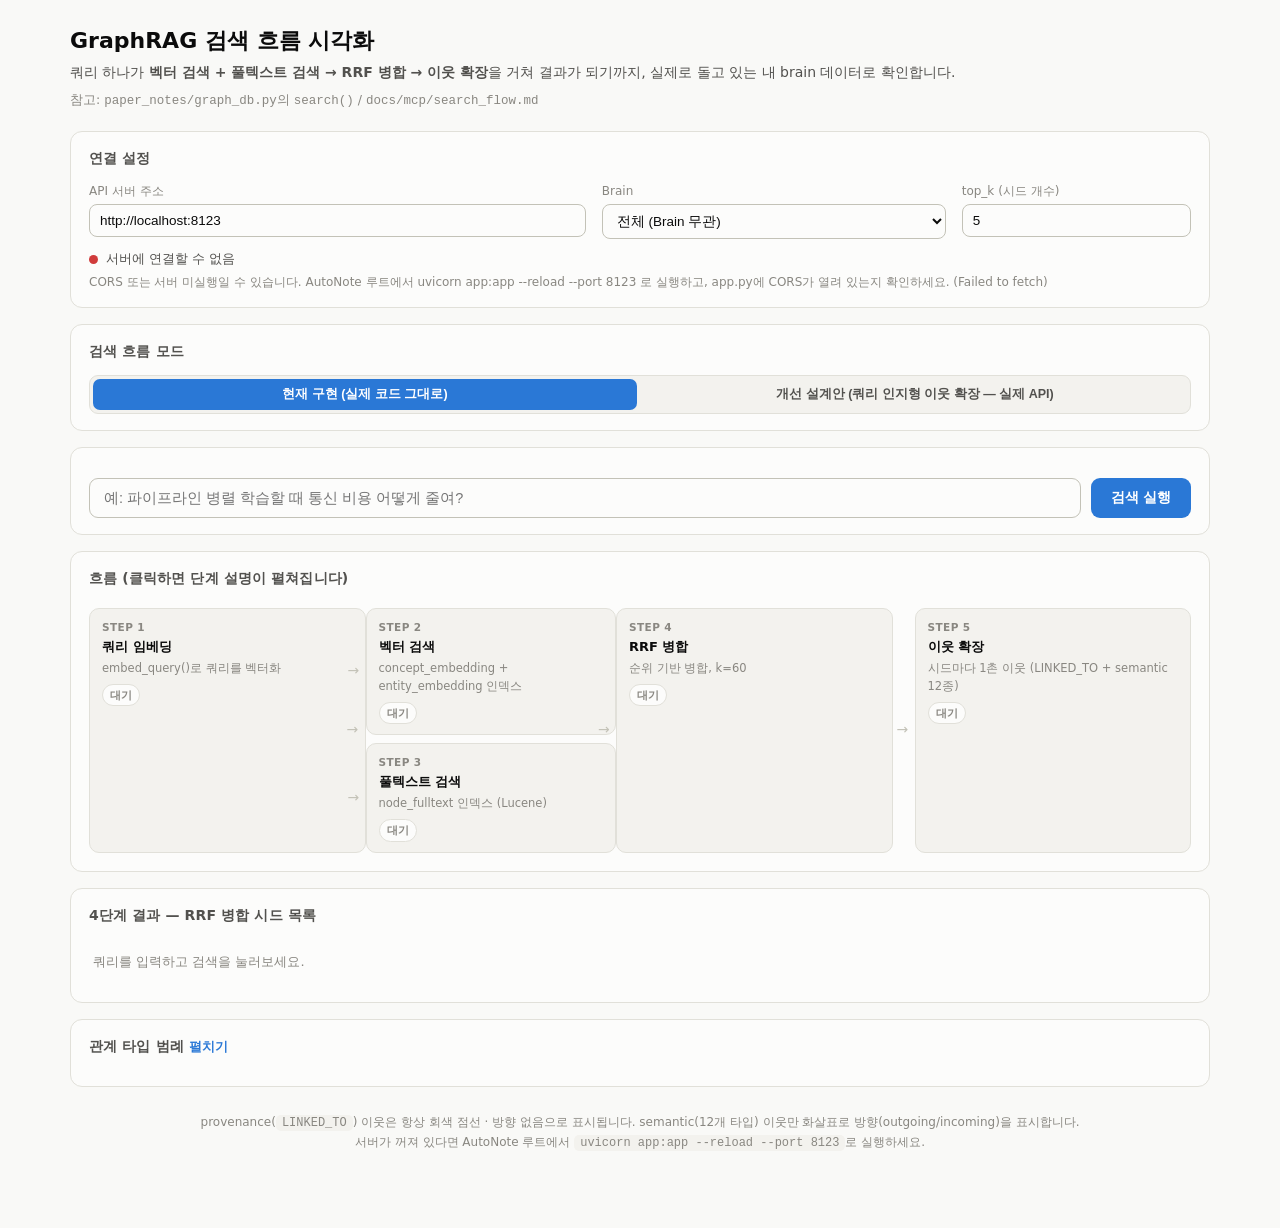
<file: test/search_flow_visualizer.html>
<!DOCTYPE html>
<html lang="ko">
<head>
<meta charset="UTF-8">
<meta name="viewport" content="width=device-width, initial-scale=1.0">
<title>GraphRAG 검색 흐름 시각화</title>
<style>
  :root{
    color-scheme: light;
    --surface:      #fcfcfb;
    --surface-2:    #f3f2ee;
    --page:         #f9f9f7;
    --text:         #0b0b0b;
    --text-2:       #52514e;
    --text-muted:   #898781;
    --border:       #e1e0d9;
    --border-strong:#c3c2b7;
    --accent:       #2a78d6;
    --accent-bg:    #eaf2fc;
    --good:         #0ca30c;
    --bad:          #d03b3b;
    --warn:         #eda100;

    --node-concept-bg: #eaf2fc; --node-concept-bd: #2a78d6;
    --node-entity-bg:  #e3f6ef; --node-entity-bd:  #1baf7a;
    --node-paper-bg:   #f0efec; --node-paper-bd:   #898781;

    --grp-hierarchy: #4a3aa7; /* violet: PART_OF, IS_A */
    --grp-usage:     #eb6834; /* orange: USES, EXTENDS, IMPROVES_ON */
    --grp-compare:   #e34948; /* red:    OUTPERFORMS, COMPARED_TO, CONTRADICTS */
    --grp-eval:      #eda100; /* yellow: SOLVES, EVALUATED_ON, LIMITED_BY */
    --grp-related:   #898781; /* gray:   RELATED (fallback) */
    --grp-provenance:#898781; /* gray:   LINKED_TO */
  }
  @media (prefers-color-scheme: dark){
    :root{
      color-scheme: dark;
      --surface:      #1a1a19;
      --surface-2:    #232322;
      --page:         #0d0d0d;
      --text:         #ffffff;
      --text-2:       #c3c2b7;
      --text-muted:   #898781;
      --border:       #2c2c2a;
      --border-strong:#383835;
      --accent:       #3987e5;
      --accent-bg:    #16273d;
      --good:         #0ca30c;
      --bad:          #e66767;
      --warn:         #c98500;

      --node-concept-bg: #16273d; --node-concept-bd: #3987e5;
      --node-entity-bg:  #12261e; --node-entity-bd:  #199e70;
      --node-paper-bg:   #232322; --node-paper-bd:   #6b6a64;

      --grp-hierarchy: #9085e9;
      --grp-usage:     #eb875f;
      --grp-compare:   #e66767;
      --grp-eval:      #c98500;
      --grp-related:   #a3a199;
      --grp-provenance:#a3a199;
    }
  }
  *{ box-sizing:border-box; }
  body{
    margin:0; background:var(--page); color:var(--text);
    font-family: system-ui, -apple-system, "Segoe UI", sans-serif;
    font-size:14px; line-height:1.55;
  }
  .wrap{ max-width:1180px; margin:0 auto; padding:24px 20px 80px; }
  header.page{ margin-bottom:20px; }
  header.page h1{ font-size:22px; margin:0 0 4px; }
  header.page p{ margin:0; color:var(--text-2); }
  header.page .doc-ref{ color:var(--text-muted); font-size:12.5px; margin-top:6px; }

  .card{
    background:var(--surface); border:1px solid var(--border);
    border-radius:12px; padding:16px 18px; margin-bottom:16px;
  }
  .card h2{ font-size:14px; margin:0 0 12px; color:var(--text-2); font-weight:700; letter-spacing:.01em; }

  /* --- config bar --- */
  .cfg-grid{ display:grid; grid-template-columns: 1.3fr .9fr .6fr; gap:12px 16px; }
  @media (max-width:820px){ .cfg-grid{ grid-template-columns:1fr; } }
  .field label{ display:block; font-size:12px; color:var(--text-muted); margin-bottom:4px; }
  .field input[type=text], .field input[type=number], .field select{
    width:100%; padding:8px 10px; border-radius:8px; border:1px solid var(--border-strong);
    background:var(--surface); color:var(--text); font-size:13.5px;
  }
  .field input:focus, .field select:focus{ outline:2px solid var(--accent); outline-offset:1px; }
  .status-row{ display:flex; align-items:center; gap:8px; margin-top:10px; font-size:12.5px; color:var(--text-2); }
  .dot{ width:9px; height:9px; border-radius:50%; background:var(--text-muted); flex:0 0 auto; }
  .dot.ok{ background:var(--good); }
  .dot.bad{ background:var(--bad); }
  .dot.pending{ background:var(--warn); animation:pulse 1.1s infinite; }
  @keyframes pulse{ 0%,100%{opacity:1;} 50%{opacity:.35;} }
  .hint{ color:var(--text-muted); font-size:12px; margin-top:4px; }

  .mode-toggle{ display:flex; gap:6px; background:var(--surface-2); border:1px solid var(--border); border-radius:9px; padding:3px; }
  .mode-toggle button{
    flex:1; padding:7px 10px; border:none; border-radius:7px; background:transparent;
    color:var(--text-2); font-size:12.5px; font-weight:600; cursor:pointer;
  }
  .mode-toggle button.active{ background:var(--accent); color:#fff; }

  .improved-panel{ margin-top:12px; padding-top:12px; border-top:1px dashed var(--border); display:none; }
  .improved-panel.show{ display:block; }
  .improved-panel .row{ display:flex; flex-wrap:wrap; gap:16px; align-items:flex-start; }
  .type-checks{ display:flex; flex-wrap:wrap; gap:6px 10px; max-width:640px; }
  .type-chk{ display:flex; align-items:center; gap:5px; font-size:12px; color:var(--text-2); white-space:nowrap; }
  .type-chk input{ accent-color:var(--accent); }
  .type-chk .sw{ width:8px; height:8px; border-radius:2px; flex:0 0 auto; }
  .type-chk .chk-score{ font-size:10px; color:var(--text-muted); font-variant-numeric:tabular-nums; }
  .mini-field{ display:flex; align-items:center; gap:6px; font-size:12.5px; color:var(--text-2); }
  .mini-field input[type=number]{ width:56px; padding:5px 6px; border-radius:6px; border:1px solid var(--border-strong); background:var(--surface); color:var(--text); }

  .query-row{ display:flex; gap:10px; margin-top:14px; }
  .query-row input[type=text]{ flex:1; padding:11px 14px; border-radius:9px; border:1px solid var(--border-strong); background:var(--surface); color:var(--text); font-size:14.5px; }
  .query-row input[type=text]:focus{ outline:2px solid var(--accent); outline-offset:1px; }
  .btn{ padding:10px 20px; border-radius:9px; border:none; background:var(--accent); color:#fff; font-size:14px; font-weight:600; cursor:pointer; white-space:nowrap; }
  .btn:disabled{ opacity:.5; cursor:default; }
  .btn.ghost{ background:transparent; color:var(--accent); border:1px solid var(--accent); }

  /* --- pipeline --- */
  .pipeline{ display:flex; align-items:stretch; gap:0; overflow-x:auto; padding:6px 0 2px; }
  .stage{
    flex:1 1 0; min-width:150px; border:1px solid var(--border); border-radius:10px;
    padding:10px 12px; background:var(--surface-2); position:relative; cursor:pointer;
    transition:border-color .15s, background .15s;
  }
  .stage + .stage{ margin-left:22px; }
  .stage::before{
    content:"→"; position:absolute; left:-19px; top:50%; transform:translateY(-50%);
    color:var(--border-strong); font-size:14px;
  }
  .stage.parallel::before{ content:""; }
  .stage .n{ font-size:10.5px; font-weight:700; color:var(--text-muted); letter-spacing:.04em; }
  .stage .t{ font-size:13px; font-weight:700; margin:2px 0 3px; }
  .stage .d{ font-size:11.5px; color:var(--text-muted); }
  .stage .badge{
    display:inline-block; margin-top:6px; font-size:10.5px; font-weight:700; padding:2px 7px;
    border-radius:99px; background:var(--surface); color:var(--text-muted); border:1px solid var(--border);
  }
  .stage.active{ border-color:var(--accent); background:var(--accent-bg); }
  .stage.active .badge{ background:var(--accent); color:#fff; border-color:var(--accent); }
  .stage.done .badge{ background:var(--good); color:#fff; border-color:var(--good); }
  .stage-detail{
    display:none; margin-top:10px; padding:10px 12px; background:var(--surface-2);
    border:1px solid var(--border); border-radius:9px; font-size:12.5px; color:var(--text-2);
  }
  .stage-detail.show{ display:block; }
  .stage-detail code, .stage-detail pre{
    background:var(--surface); border:1px solid var(--border); border-radius:6px;
    padding:2px 5px; font-size:11.5px; font-family:ui-monospace, "SF Mono", Menlo, Consolas, monospace;
  }
  .stage-detail pre{ padding:8px 10px; overflow-x:auto; white-space:pre; }

  .parallel-wrap{ flex:1 1 0; min-width:150px; display:flex; flex-direction:column; gap:8px; position:relative; }
  .parallel-wrap::before{ content:"→"; position:absolute; left:-19px; top:50%; transform:translateY(-50%); color:var(--border-strong); font-size:14px; }
  .parallel-wrap .stage{ flex:1; }
  .parallel-wrap .stage + .stage{ margin-left:0; }

  /* --- seeds --- */
  .empty-note{ color:var(--text-muted); font-size:13px; padding:14px 4px; }
  .seed-list{ display:flex; flex-direction:column; gap:10px; }
  .seed-card{ border:1px solid var(--border); border-radius:10px; overflow:hidden; }
  .seed-head{ display:flex; align-items:center; gap:10px; padding:10px 14px; background:var(--surface-2); cursor:pointer; }
  .rank{ font-size:12px; font-weight:800; color:var(--text-muted); width:22px; }
  .type-badge{ font-size:10.5px; font-weight:700; padding:2px 8px; border-radius:99px; border:1px solid; }
  .type-badge.Concept{ color:var(--node-concept-bd); background:var(--node-concept-bg); border-color:var(--node-concept-bd); }
  .type-badge.Entity{ color:var(--node-entity-bd); background:var(--node-entity-bg); border-color:var(--node-entity-bd); }
  .type-badge.Paper{ color:var(--node-paper-bd); background:var(--node-paper-bg); border-color:var(--node-paper-bd); }
  .seed-label{ font-weight:600; flex:1; min-width:0; overflow:hidden; text-overflow:ellipsis; white-space:nowrap; }
  .seed-score{ font-size:11.5px; color:var(--text-muted); font-variant-numeric:tabular-nums; }
  .score-bar{ height:4px; border-radius:2px; background:var(--border); overflow:hidden; margin-top:2px; }
  .score-bar i{ display:block; height:100%; background:var(--accent); }
  .chev{ color:var(--text-muted); font-size:11px; transition:transform .15s; }
  .seed-card.open .chev{ transform:rotate(90deg); }

  .neighbor-body{ display:none; padding:14px; border-top:1px solid var(--border); }
  .seed-card.open .neighbor-body{ display:block; }
  .neigh-section-title{ font-size:11px; font-weight:700; color:var(--text-muted); text-transform:uppercase; letter-spacing:.05em; margin:0 0 8px; }
  .neigh-section + .neigh-section{ margin-top:16px; }
  .neigh-grid{ display:flex; flex-wrap:wrap; gap:8px; }
  .neigh-chip{
    display:flex; align-items:center; gap:7px; padding:6px 10px 6px 8px; border-radius:9px;
    border:1px solid var(--border); background:var(--surface-2); font-size:12.5px; max-width:340px;
  }
  .neigh-chip .type-dot{ width:8px; height:8px; border-radius:50%; flex:0 0 auto; }
  .neigh-chip .lbl{ overflow:hidden; text-overflow:ellipsis; white-space:nowrap; }
  .neigh-chip .rel-tag{
    font-size:10px; font-weight:700; padding:1px 6px; border-radius:99px; color:#fff; white-space:nowrap;
  }
  .neigh-chip .arrow{ font-size:11px; color:var(--text-muted); }
  .neigh-chip .neigh-score{ font-size:10.5px; color:var(--text-muted); font-variant-numeric:tabular-nums; }
  .reduce-note{ font-size:11.5px; color:var(--text-muted); margin-bottom:8px; }
  .hop2-block{ margin-top:8px; padding:8px 10px; border-left:2px solid var(--border-strong); font-size:12px; color:var(--text-2); }
  .hop2-block .path{ font-size:11.5px; color:var(--text-muted); margin-bottom:6px; }

  /* --- legend --- */
  .legend-toggle{ font-size:12.5px; color:var(--accent); cursor:pointer; background:none; border:none; padding:0; font-weight:600; }
  .legend-body{ display:none; margin-top:12px; }
  .legend-body.show{ display:block; }
  .legend-grid{ display:grid; grid-template-columns:repeat(auto-fill,minmax(230px,1fr)); gap:8px 14px; }
  .legend-item{ display:flex; gap:8px; font-size:12px; }
  .legend-item .sw{ width:10px; height:10px; border-radius:2px; margin-top:3px; flex:0 0 auto; }
  .legend-item b{ font-family:ui-monospace, Menlo, Consolas, monospace; font-size:11.5px; }
  .legend-item span{ color:var(--text-muted); }

  .raw-toggle{ font-size:12px; color:var(--text-muted); cursor:pointer; background:none; border:none; padding:0; margin-top:10px; text-decoration:underline; }
  pre.raw{ display:none; margin-top:8px; max-height:280px; overflow:auto; background:var(--surface-2); border:1px solid var(--border); border-radius:8px; padding:10px 12px; font-size:11.5px; }
  pre.raw.show{ display:block; }

  .footnote{ color:var(--text-muted); font-size:12px; margin-top:26px; text-align:center; }
  .footnote code{ background:var(--surface-2); padding:1px 6px; border-radius:5px; }
</style>
</head>
<body>
<div class="wrap">

  <header class="page">
    <h1>GraphRAG 검색 흐름 시각화</h1>
    <p>쿼리 하나가 <b>벡터 검색 + 풀텍스트 검색 → RRF 병합 → 이웃 확장</b>을 거쳐 결과가 되기까지, 실제로 돌고 있는 내 brain 데이터로 확인합니다.</p>
    <div class="doc-ref">참고: <code>paper_notes/graph_db.py</code>의 <code>search()</code> / <code>docs/mcp/search_flow.md</code></div>
  </header>

  <section class="card">
    <h2>연결 설정</h2>
    <div class="cfg-grid">
      <div class="field">
        <label for="baseUrl">API 서버 주소</label>
        <input type="text" id="baseUrl" placeholder="http://localhost:8123">
      </div>
      <div class="field">
        <label for="brainSel">Brain</label>
        <select id="brainSel"><option value="">전체 (Brain 무관)</option></select>
      </div>
      <div class="field">
        <label for="topK">top_k (시드 개수)</label>
        <input type="number" id="topK" value="5" min="1" max="20">
      </div>
    </div>
    <div class="status-row">
      <span class="dot pending" id="statusDot"></span>
      <span id="statusText">서버 연결 확인 중…</span>
    </div>
    <div class="hint" id="statusHint"></div>
  </section>

  <section class="card">
    <h2>검색 흐름 모드</h2>
    <div class="mode-toggle">
      <button id="modeBtnCurrent" class="active" type="button">현재 구현 (실제 코드 그대로)</button>
      <button id="modeBtnImproved" type="button">개선 설계안 (쿼리 인지형 이웃 확장 — 실제 API)</button>
    </div>

    <div class="improved-panel" id="improvedPanel">
      <div class="hint" style="margin-bottom:10px;">
        <code>graph_db.py</code>의 <code>search(mode="routed")</code>를 실제로 호출합니다(<code>docs/mcp/search_flow.md</code>의 "개선 설계안"이 그대로 구현돼 있음) — 관계 타입 라우팅과 이웃 랭킹 점수는 <b>전부 실제 임베딩 코사인 유사도</b>고, 2촌 확장도 <b>같은 요청 한 번 안에서 서버가 실제로 계산</b>해서 내려줍니다. 브라우저에서 다시 계산하는 부분은 없습니다.
        기본 검색("현재 구현" 모드, <code>mode="all"</code>)은 100% 그대로라서, 이 기능이 있다고 해서 Claude가 실제로 검색할 때의 동작이 바뀌는 건 아닙니다.
      </div>
      <div class="row">
        <div>
          <div class="hint" style="margin-bottom:6px;">① 관계 타입 라우팅 — 검색을 실행하면 서버가 쿼리 임베딩과 각 타입 설명 임베딩의 코사인 유사도로 상위 3개를 자동 체크합니다(옆 숫자가 실제 유사도 점수). 체크박스를 직접 켜고 끄면 그 뒤로는 검색을 다시 실행해도(또는 아래 설정을 바꿔도) 자동 추천이 덮어쓰지 않고 그 상태로 서버에 그대로 전달됩니다.
            <span id="autoRouteResetHint" style="display:none;"> — <button type="button" id="autoRouteResetBtn" class="raw-toggle" style="font-size:11.5px;">자동 추천으로 되돌리기</button></span>
          </div>
          <div class="type-checks" id="typeChecks"></div>
        </div>
      </div>
      <div class="row" style="margin-top:12px;">
        <div class="mini-field">② 시드당 semantic 이웃 상한(M):
          <input type="number" id="capM" value="3" min="1" max="12">
        </div>
        <div class="mini-field">
          <input type="checkbox" id="hop2Chk" checked>
          ③ 상위 <input type="number" id="hop2N" value="1" min="1" max="2" style="width:40px;"> 개 이웃만 2촌까지 확장 (같은 요청 안에서 서버가 계산)
        </div>
      </div>
    </div>
  </section>

  <section class="card">
    <div class="query-row">
      <input type="text" id="queryInput" placeholder="예: 파이프라인 병렬 학습할 때 통신 비용 어떻게 줄여?">
      <button class="btn" id="searchBtn" type="button">검색 실행</button>
    </div>
  </section>

  <section class="card">
    <h2>흐름 (클릭하면 단계 설명이 펼쳐집니다)</h2>
    <div class="pipeline" id="pipeline"></div>
    <div id="stageDetails"></div>
  </section>

  <section class="card">
    <h2>4단계 결과 — RRF 병합 시드 목록</h2>
    <div id="seedListWrap"><div class="empty-note">쿼리를 입력하고 검색을 눌러보세요.</div></div>
    <button class="raw-toggle" id="rawToggle" style="display:none;">원본 응답 JSON 보기</button>
    <pre class="raw" id="rawJson"></pre>
  </section>

  <section class="card">
    <h2>관계 타입 범례 <button class="legend-toggle" id="legendToggle">펼치기</button></h2>
    <div class="legend-body" id="legendBody">
      <div class="legend-grid" id="legendGrid"></div>
    </div>
  </section>

  <div class="footnote">
    provenance(<code>LINKED_TO</code>) 이웃은 항상 회색 점선 · 방향 없음으로 표시됩니다. semantic(12개 타입) 이웃만 화살표로 방향(outgoing/incoming)을 표시합니다.<br>
    서버가 꺼져 있다면 AutoNote 루트에서 <code>uvicorn app:app --reload --port 8123</code>로 실행하세요.
  </div>

</div>

<script>
(function(){
  "use strict";

  /* ---------------- 12개 semantic 관계 타입 정의 (docs/graph/relation_type.md 기준) ---------------- */
  var REL_TYPES = [
    { name:"PART_OF",      group:"hierarchy", symmetric:false, desc:"A가 B의 구성요소다" },
    { name:"IS_A",         group:"hierarchy", symmetric:false, desc:"A가 B의 구체적 사례/하위 유형이다" },
    { name:"USES",         group:"usage",     symmetric:false, desc:"A가 B를 도구/구성요소로 사용한다" },
    { name:"EXTENDS",      group:"usage",     symmetric:false, desc:"A가 B를 확장·발전시킨 후속 연구다" },
    { name:"IMPROVES_ON",  group:"usage",     symmetric:false, desc:"A가 B보다 개선된 성능/방식으로 제시된다" },
    { name:"OUTPERFORMS",  group:"compare",   symmetric:false, desc:"A가 B보다 실험적으로 우세하다" },
    { name:"COMPARED_TO",  group:"compare",   symmetric:true,  desc:"A와 B가 서로 비교 대상이다 (대칭)" },
    { name:"CONTRADICTS",  group:"compare",   symmetric:true,  desc:"A의 주장/결과가 B와 상충한다 (대칭)" },
    { name:"SOLVES",       group:"eval",      symmetric:false, desc:"A(방법)가 B(문제)를 해결한다" },
    { name:"EVALUATED_ON", group:"eval",      symmetric:false, desc:"A가 B(데이터셋/벤치마크)로 검증됐다" },
    { name:"LIMITED_BY",   group:"eval",      symmetric:false, desc:"A가 B라는 한계를 가진다" },
    { name:"RELATED",      group:"related",   symmetric:true,  desc:"위 어디에도 안 맞는 약한 연결 (폴백)" }
  ];
  var GROUP_COLOR = {
    hierarchy: "var(--grp-hierarchy)",
    usage:     "var(--grp-usage)",
    compare:   "var(--grp-compare)",
    eval:      "var(--grp-eval)",
    related:   "var(--grp-related)",
    provenance:"var(--grp-provenance)"
  };
  var REL_BY_NAME = {};
  REL_TYPES.forEach(function(r){ REL_BY_NAME[r.name] = r; });

  var PIPELINE_STAGES = [
    { id:"s1", n:"STEP 1", t:"쿼리 임베딩", d:"embed_query()로 쿼리를 벡터화",
      detail:"paper_notes/embeddings.py의 로컬 임베딩 모델로 쿼리 문자열을 노드 임베딩과 같은 모델·차원으로 벡터화합니다. (embed_query는 질의문 인코딩, embed_passage는 저장 문서 인코딩 — 비대칭 임베딩)" },
    { id:"s2", n:"STEP 2", t:"벡터 검색", d:"concept_embedding + entity_embedding 인덱스", parallel:true,
      detail:"<pre>CALL db.index.vector.queryNodes('concept_embedding', k, vec) YIELD node, score\nUNION\nCALL db.index.vector.queryNodes('entity_embedding', k, vec) YIELD node, score</pre>두 인덱스를 UNION으로 합친 뒤 파이썬에서 score 기준 재정렬합니다. 최대 2*top_k개 후보." },
    { id:"s3", n:"STEP 3", t:"풀텍스트 검색", d:"node_fulltext 인덱스 (Lucene)", parallel:true,
      detail:"<pre>CALL db.index.fulltext.queryNodes('node_fulltext', q) YIELD node, score\nLIMIT k</pre>display_label / description / note / user_notes 네 필드를 대상으로 Lucene이 토큰 매치·TF-IDF 계열 점수를 매깁니다." },
    { id:"s4", n:"STEP 4", t:"RRF 병합", d:"순위 기반 병합, k=60",
      detail:"벡터(코사인 0~1)와 풀텍스트(Lucene, 상한 없음) 점수는 스케일이 달라 그대로 못 더칩니다. 각 리스트 안에서의 <code>순위</code>만 보고 <code>score += 1/(60+rank)</code>를 두 리스트에서 각각 더한 뒤 내림차순 정렬 → 상위 top_k개가 최종 시드." },
    { id:"s5", n:"STEP 5", t:"이웃 확장", d:"시드마다 1촌 이웃 (LINKED_TO + semantic 12종)",
      detail:"<pre>MATCH (n:{type} {slug:$slug})\nOPTIONAL MATCH (n)-[r]-(neighbor)</pre>타입 미지정·무방향 패턴이라 provenance(LINKED_TO)와 semantic 12종을 한 번에 훑습니다. relation/direction은 LINKED_TO일 땐 null, semantic일 땐 채워집니다(direction: startNode(r)=n이면 outgoing)." }
  ];

  /* ---------------- 상태 ---------------- */
  var state = {
    mode: "current",
    lastResults: null,
    baseUrl: localStorage.getItem("sfv_baseUrl") || "http://localhost:8123",
    brainId: localStorage.getItem("sfv_brainId") || "",
    // 자동 관계 타입 라우팅(서버가 실제로 계산해 응답에 담아 보내는 routed_types)이
    // 체크박스를 계속 덮어써도 되는지. 사용자가 체크박스를 하나라도 직접 클릭하면
    // false로 내려가서, 그 뒤로는 재검색을 해도 applyRoutedTypesToCheckboxes()가
    // 체크 상태 자체는 손대지 않고 점수 라벨만 "수동"으로 표시한다 - "직접 켜고 끌
    // 수 있다"는 문구가 실제로 지켜지게 하려면 자동 추천이 매 재검색마다 사용자의
    // 수동 선택을 되돌리면 안 된다.
    autoRouteEnabled: true,
    // 검색 실행 없이 체크박스/M/2촌 설정만 바꿔도 서버에 실제로 재요청해서 결과를
    // 바로 다시 그릴 때, 사용자가 펼쳐서 보고 있던 시드 카드가 접혀버리지 않도록
    // 열린 시드의 "type:slug" 키를 기억해둔다.
    openSeeds: new Set()
  };

  /* ---------------- DOM 준비 ---------------- */
  var $ = function(id){ return document.getElementById(id); };

  function buildPipeline(){
    var wrap = $("pipeline");
    wrap.innerHTML = "";
    var i = 0;
    while (i < PIPELINE_STAGES.length){
      var st = PIPELINE_STAGES[i];
      if (st.parallel){
        var pwrap = document.createElement("div");
        pwrap.className = "parallel-wrap";
        while (i < PIPELINE_STAGES.length && PIPELINE_STAGES[i].parallel){
          pwrap.appendChild(makeStageEl(PIPELINE_STAGES[i]));
          i++;
        }
        wrap.appendChild(pwrap);
      } else {
        wrap.appendChild(makeStageEl(st));
        i++;
      }
    }
  }
  function makeStageEl(st){
    var el = document.createElement("div");
    el.className = "stage";
    el.id = "stage-" + st.id;
    el.innerHTML =
      '<div class="n">' + st.n + '</div>' +
      '<div class="t">' + st.t + '</div>' +
      '<div class="d">' + st.d + '</div>' +
      '<span class="badge">대기</span>';
    el.addEventListener("click", function(){ toggleDetail(st); });
    return el;
  }
  function toggleDetail(st){
    var host = $("stageDetails");
    var existing = document.getElementById("detail-" + st.id);
    if (existing){ existing.remove(); return; }
    Array.prototype.forEach.call(host.querySelectorAll(".stage-detail"), function(n){ n.remove(); });
    var d = document.createElement("div");
    d.id = "detail-" + st.id;
    d.className = "stage-detail show";
    d.innerHTML = "<b>" + st.t + "</b> — " + st.detail;
    host.appendChild(d);
  }
  function setStage(id, status){ // 'idle' | 'active' | 'done'
    var el = $("stage-" + id);
    if (!el) return;
    el.classList.remove("active","done");
    var badge = el.querySelector(".badge");
    if (status === "active"){ el.classList.add("active"); badge.textContent = "진행중"; }
    else if (status === "done"){ el.classList.add("done"); badge.textContent = "완료"; }
    else { badge.textContent = "대기"; }
  }
  function resetPipeline(){ PIPELINE_STAGES.forEach(function(s){ setStage(s.id, "idle"); }); }

  function buildLegend(){
    var grid = $("legendGrid");
    grid.innerHTML = "";
    var prov = document.createElement("div");
    prov.className = "legend-item";
    prov.innerHTML = '<span class="sw" style="background:var(--grp-provenance);"></span><div><b>LINKED_TO</b><br><span>provenance(출처) — 항상 회색 점선, 방향 표시 없음</span></div>';
    grid.appendChild(prov);
    REL_TYPES.forEach(function(r){
      var it = document.createElement("div");
      it.className = "legend-item";
      it.innerHTML = '<span class="sw" style="background:' + GROUP_COLOR[r.group] + ';"></span><div><b>' + r.name + '</b>' + (r.symmetric ? ' <span style="font-size:10px;">(대칭)</span>' : '') + '<br><span>' + r.desc + '</span></div>';
      grid.appendChild(it);
    });
  }

  // 검색 실행을 다시 누르지 않아도, 개선 설계안 모드에서 관계 타입 체크박스 /
  // M(상한) / 2촌 확장 설정 중 뭐든 바뀌면 즉시 서버에 /api/graph-search?mode=routed를
  // 다시 물어서(state.lastResults를 브라우저에서 재계산하는 게 아니라, 실제 라우팅·
  // 랭킹·2촌 확장을 서버가 새 설정으로 다시 계산한 응답을 받아서) 화면에 반영한다.
  // 로컬 서버 + 로컬 임베딩 모델이라 비용은 없다.
  var refetchTimer = null;
  function refetchAndRender(){
    var query = $("queryInput").value.trim();
    if (!query || !state.lastResults) return; // 아직 첫 검색 전이면 할 게 없음
    fetchAndRender(query).catch(function(err){
      $("seedListWrap").innerHTML = '<div class="empty-note" style="color:var(--bad);">재검색 실패: ' + escapeHtml(err.message) + '</div>';
    });
  }
  // 숫자 입력(M, 2촌 개수)은 타이핑 중에도 input 이벤트가 계속 발생하므로, 매 타
  // 이핑마다 요청을 쏘지 않도록 약간의 디바운스를 둔다.
  function debouncedRefetch(){
    clearTimeout(refetchTimer);
    refetchTimer = setTimeout(refetchAndRender, 350);
  }

  function buildTypeChecks(){
    var host = $("typeChecks");
    host.innerHTML = "";
    REL_TYPES.forEach(function(r){
      var wrap = document.createElement("label");
      wrap.className = "type-chk";
      wrap.innerHTML =
        '<input type="checkbox" id="chk-' + r.name + '" checked>' +
        '<span class="sw" style="background:' + GROUP_COLOR[r.group] + ';"></span>' +
        '<span>' + r.name + '</span>' +
        '<span class="chk-score" id="chkscore-' + r.name + '"></span>';
      host.appendChild(wrap);
    });
    // 체크박스를 하나라도 직접 건드리면 자동 라우팅을 끈다(사용자의 수동 선택을
    // 존중) - "자동 추천으로 되돌리기" 버튼으로만 다시 켤 수 있다. 그리고 검색을
    // 다시 누를 필요 없이 서버에 바로 재검색을 물어서 결과에 반영한다.
    host.querySelectorAll('input[type=checkbox]').forEach(function(chk){
      chk.addEventListener("change", function(){
        state.autoRouteEnabled = false;
        $("autoRouteResetHint").style.display = "inline";
        refetchAndRender();
      });
    });
  }

  // 서버가 실제로 계산한 routed_types(쿼리 임베딩 ↔ 타입 설명 임베딩의 코사인
  // 유사도, 상위 3개)를 응답에서 그대로 읽어서 체크박스 상태/점수 라벨에 반영한다.
  // 자동 추천이 켜져 있을 때만 체크 상태 자체를 덮어쓰고, 사용자가 수동으로 끈
  // 상태에서는 체크는 건드리지 않되 "수동"이라고 표시한다.
  function applyRoutedTypesToCheckboxes(results){
    if (state.mode !== "improved") return;
    var routedTypes = (results && results[0] && results[0].routed_types) || {};
    REL_TYPES.forEach(function(r){
      var chk = $("chk-" + r.name);
      var scoreEl = $("chkscore-" + r.name);
      if (!chk) return;
      var hasScore = Object.prototype.hasOwnProperty.call(routedTypes, r.name);
      if (state.autoRouteEnabled) chk.checked = hasScore;
      if (scoreEl){
        scoreEl.textContent = hasScore ? routedTypes[r.name].toFixed(3)
          : (state.autoRouteEnabled ? "" : "수동");
      }
    });
  }

  function resetToAutoRoute(){
    state.autoRouteEnabled = true;
    $("autoRouteResetHint").style.display = "none";
    refetchAndRender();
  }

  /* ---------------- 서버 연결 ---------------- */
  function currentBase(){ return ($("baseUrl").value || "").replace(/\/+$/, ""); }

  function checkConnection(){
    var base = currentBase();
    var dot = $("statusDot"), text = $("statusText"), hint = $("statusHint");
    dot.className = "dot pending"; text.textContent = "서버 연결 확인 중…"; hint.textContent = "";
    if (!base){ dot.className = "dot bad"; text.textContent = "서버 주소를 입력하세요."; return; }

    var ctrl = new AbortController();
    var to = setTimeout(function(){ ctrl.abort(); }, 5000);
    fetch(base + "/api/brains", { signal: ctrl.signal })
      .then(function(r){ if (!r.ok) throw new Error("HTTP " + r.status); return r.json(); })
      .then(function(data){
        clearTimeout(to);
        dot.className = "dot ok"; text.textContent = "서버 연결됨";
        var sel = $("brainSel");
        var prev = sel.value || state.brainId;
        sel.innerHTML = '<option value="">전체 (Brain 무관)</option>';
        (data.brains || []).forEach(function(b){
          var opt = document.createElement("option");
          opt.value = b.id; opt.textContent = b.name + " (" + (b.paper_slugs ? b.paper_slugs.length : 0) + "개 논문)";
          sel.appendChild(opt);
        });
        if (prev) sel.value = prev;
      })
      .catch(function(err){
        clearTimeout(to);
        dot.className = "dot bad"; text.textContent = "서버에 연결할 수 없음";
        hint.textContent = "CORS 또는 서버 미실행일 수 있습니다. AutoNote 루트에서 uvicorn app:app --reload --port 8123 로 실행하고, app.py에 CORS가 열려 있는지 확인하세요. (" + err.message + ")";
      });
  }

  /* ---------------- 검색 요청 파라미터 / 실행 ---------------- */
  // 현재 UI 상태(모드, top_k, brain, 관계 타입 체크박스, M, 2촌 여부)를 실제
  // /api/graph-search 쿼리 파라미터로 그대로 옮긴다. "현재 구현" 모드는 mode=all
  // (파라미터를 안 준 것과 완전히 동일 — 서버 쪽 하위호환 보장), "개선 설계안"
  // 모드는 mode=routed. 자동 라우팅이 켜져 있으면 relation_types를 아예 안 보내서
  // 서버가 쿼리 임베딩으로 직접 라우팅하게 하고, 사용자가 체크박스를 수동으로
  // 건드린 뒤에는 그 목록을 그대로 relation_types로 넘긴다.
  function currentSearchParams(){
    var p = {
      topK: parseInt($("topK").value, 10) || 5,
      brainId: $("brainSel").value
    };
    if (state.mode === "improved"){
      p.mode = "routed";
      p.neighborCap = Math.max(1, parseInt($("capM").value, 10) || 3);
      p.hop2TopN = $("hop2Chk").checked ? Math.max(1, Math.min(2, parseInt($("hop2N").value, 10) || 1)) : 0;
      if (!state.autoRouteEnabled){
        p.relationTypes = REL_TYPES
          .filter(function(r){ var chk = $("chk-" + r.name); return chk && chk.checked; })
          .map(function(r){ return r.name; });
      }
    } else {
      p.mode = "all";
    }
    return p;
  }

  function apiSearch(query, opts){
    opts = opts || {};
    var params = new URLSearchParams();
    params.set("q", query);
    params.set("top_k", String(opts.topK || 5));
    if (opts.brainId) params.set("brain_id", opts.brainId);
    if (opts.mode) params.set("mode", opts.mode);
    if (opts.relationTypes && opts.relationTypes.length) params.set("relation_types", opts.relationTypes.join(","));
    if (typeof opts.neighborCap === "number") params.set("neighbor_cap", String(opts.neighborCap));
    if (typeof opts.hop2TopN === "number") params.set("hop2_top_n", String(opts.hop2TopN));
    return fetch(currentBase() + "/api/graph-search?" + params.toString())
      .then(function(r){
        if (!r.ok){
          return r.json().catch(function(){ return {}; }).then(function(body){
            throw new Error((body && body.detail) || ("HTTP " + r.status));
          });
        }
        return r.json();
      })
      .then(function(data){ return data.results || []; });
  }

  // 실제 네트워크 요청 한 번으로 (필요하면 mode=routed의 실제 라우팅/랭킹/2촌
  // 확장까지) 서버에서 계산해 받아온 뒤 화면을 갱신하는 공용 함수. runSearch()의
  // 최초 검색과 refetchAndRender()의 설정-변경 재검색이 모두 이걸 쓴다.
  function fetchAndRender(query){
    var params = currentSearchParams();
    return apiSearch(query, params).then(function(results){
      state.lastResults = results;
      applyRoutedTypesToCheckboxes(results);
      renderSeedList(results, query);
      $("rawToggle").style.display = "inline";
      $("rawJson").textContent = JSON.stringify(results, null, 2);
      return results;
    });
  }

  function sleep(ms){ return new Promise(function(res){ setTimeout(res, ms); }); }

  function runSearch(){
    var query = $("queryInput").value.trim();
    if (!query){ $("queryInput").focus(); return; }
    localStorage.setItem("sfv_baseUrl", currentBase());
    localStorage.setItem("sfv_brainId", $("brainSel").value);

    $("searchBtn").disabled = true;
    resetPipeline();
    $("seedListWrap").innerHTML = '<div class="empty-note">검색 중…</div>';
    $("rawToggle").style.display = "none";
    $("rawJson").classList.remove("show");

    setStage("s1", "active");
    sleep(300)
      .then(function(){ setStage("s1","done"); setStage("s2","active"); setStage("s3","active"); return sleep(300); })
      .then(function(){ return fetchAndRender(query); })
      .then(function(){
        setStage("s2","done"); setStage("s3","done"); setStage("s4","active");
        return sleep(200);
      })
      .then(function(){
        setStage("s4","done"); setStage("s5","active");
        return sleep(150);
      })
      .then(function(){ setStage("s5","done"); })
      .catch(function(err){
        $("seedListWrap").innerHTML = '<div class="empty-note" style="color:var(--bad);">검색 실패: ' + escapeHtml(err.message) + '</div>';
        resetPipeline();
      })
      .then(function(){ $("searchBtn").disabled = false; });
  }

  function escapeHtml(s){
    return String(s).replace(/[&<>"']/g, function(c){
      return { "&":"&amp;", "<":"&lt;", ">":"&gt;", '"':"&quot;", "'":"&#39;" }[c];
    });
  }

  /* ---------------- 시드/이웃 렌더링 ---------------- */
  function renderSeedList(results, query){
    var wrap = $("seedListWrap");
    wrap.innerHTML = "";
    if (!results.length){
      wrap.innerHTML = '<div class="empty-note">시드가 없습니다. (인덱스에 매치되는 concept/entity가 없거나 이 Brain 범위에 데이터가 없을 수 있습니다)</div>';
      return;
    }
    var maxScore = Math.max.apply(null, results.map(function(r){ return r.score || 0; })) || 1;

    results.forEach(function(seed, idx){
      var key = seed.type + ":" + seed.slug;
      var card = document.createElement("div");
      card.className = "seed-card";
      // 체크박스/M/2촌 설정을 바꿀 때마다 이 함수가 통째로 다시 그리는데, 그때마다
      // 펼쳐놨던 카드가 접혀버리면 "방금 보고 있던 이웃이 실시간으로 바뀌는" 걸
      // 확인할 수가 없다 - 어떤 시드가 열려 있었는지 state.openSeeds에 기억해뒀다가
      // 다시 그릴 때 그대로 펼친 채로 만든다.
      if (state.openSeeds.has(key)) card.classList.add("open");

      var head = document.createElement("div");
      head.className = "seed-head";
      head.innerHTML =
        '<span class="rank">#' + (idx+1) + '</span>' +
        '<span class="type-badge ' + seed.type + '">' + seed.type + '</span>' +
        '<div style="flex:1; min-width:0;">' +
          '<div class="seed-label">' + escapeHtml(seed.label || seed.slug) + '</div>' +
          '<div class="score-bar"><i style="width:' + Math.max(4, Math.round((seed.score||0)/maxScore*100)) + '%;"></i></div>' +
        '</div>' +
        '<span class="seed-score">RRF ' + (seed.score||0).toFixed(4) + '</span>' +
        '<span class="chev">▶</span>';
      head.addEventListener("click", function(){
        var isOpen = card.classList.toggle("open");
        if (isOpen) state.openSeeds.add(key); else state.openSeeds.delete(key);
      });
      card.appendChild(head);

      var body = document.createElement("div");
      body.className = "neighbor-body";
      body.appendChild(renderNeighbors(seed));
      card.appendChild(body);

      wrap.appendChild(card);
    });
  }

  function neighChip(n, opts){
    opts = opts || {};
    var chip = document.createElement("div");
    chip.className = "neigh-chip";
    var dotColor = n.relation ? GROUP_COLOR[(REL_BY_NAME[n.relation]||{}).group || "related"] : GROUP_COLOR.provenance;
    var arrow = "";
    if (n.relation){
      arrow = n.direction === "incoming" ? "←" : "→";
    }
    chip.innerHTML =
      '<span class="type-dot" style="background:' + dotColor + ';"></span>' +
      '<span class="type-badge ' + n.type + '" style="font-size:9.5px; padding:1px 5px;">' + n.type + '</span>' +
      '<span class="lbl" title="' + escapeHtml(n.label || n.slug) + '">' + escapeHtml(n.label || n.slug) + '</span>' +
      (n.relation ? '<span class="arrow">' + arrow + '</span><span class="rel-tag" style="background:' + dotColor + ';">' + n.relation + '</span>' : '') +
      (typeof opts.score === "number" ? '<span class="neigh-score">' + opts.score.toFixed(3) + '</span>' : '');
    return chip;
  }

  // provenance/semantic 이웃 목록 하나를 "섹션 제목 + (선택) 안내문 + 칩 그리드"로
  // 그려주는 공용 헬퍼. "현재 구현"/"개선 설계안" 두 모드 모두 이걸로 렌더링해서
  // 마크업이 흩어지지 않게 한다.
  function neighSection(title, items, opts){
    opts = opts || {};
    var sec = document.createElement("div");
    sec.className = "neigh-section";
    var titleEl = document.createElement("div");
    titleEl.className = "neigh-section-title";
    titleEl.textContent = title;
    sec.appendChild(titleEl);
    if (opts.note){
      var note = document.createElement("div");
      note.className = "reduce-note";
      note.textContent = opts.note;
      sec.appendChild(note);
    }
    var grid = document.createElement("div");
    grid.className = "neigh-grid";
    if (!items.length){
      grid.innerHTML = '<span class="hint">' + (opts.emptyText || "없음") + '</span>';
    } else {
      items.forEach(function(n){ grid.appendChild(neighChip(n, opts.chipOpts ? opts.chipOpts(n) : {})); });
    }
    sec.appendChild(grid);
    return sec;
  }

  function renderNeighbors(seed){
    var host = document.createElement("div");

    if (state.mode === "current"){
      // mode=all — 서버가 예전 그대로 시드 하나당 flat neighbors[]를 내려준다
      // (LINKED_TO/semantic 뒤섞여 있고 필터 없음). 클라이언트는 relation 유무로
      // provenance/semantic만 나눠서 보여준다.
      var neighbors = seed.neighbors || [];
      var provenance = neighbors.filter(function(n){ return !n.relation; });
      var semantic = neighbors.filter(function(n){ return !!n.relation; });
      host.appendChild(neighSection("provenance 이웃 (LINKED_TO · " + provenance.length + "개)", provenance));
      host.appendChild(neighSection("semantic 이웃 (12종 전체 · " + semantic.length + "개, 필터 없음)", semantic));
      return host;
    }

    // mode=routed — 관계 타입 라우팅, 코사인 유사도 랭킹, 시드당 상한(M), 2촌
    // 확장까지 전부 서버가 이 한 번의 요청 안에서 실제로 계산해서 내려준 결과를
    // 그대로 렌더링한다. 브라우저에서 다시 계산하는 부분은 없다.
    var provenance = seed.provenance_neighbors || [];
    var semantic = seed.semantic_neighbors || [];
    var routedTypes = seed.routed_types || {};
    var totalBefore = typeof seed.semantic_total_before_cap === "number" ? seed.semantic_total_before_cap : semantic.length;
    var routedNames = Object.keys(routedTypes);

    host.appendChild(neighSection("provenance 이웃 (LINKED_TO · " + provenance.length + "개)", provenance));

    var note = "라우팅된 타입: " + (routedNames.length ? routedNames.join(", ") : "없음") +
      " · 이웃 " + totalBefore + "개 → 상위 " + semantic.length + "개로 축소 (실제 임베딩 코사인 유사도 랭킹, type_score×similarity)";
    host.appendChild(neighSection(
      "semantic 이웃 (개선안 · 상위 " + semantic.length + "개, 실제 점수순)",
      semantic,
      { note: note, emptyText: "라우팅된 타입에 해당하는 이웃이 없습니다.", chipOpts: function(n){ return { score: n.score }; } }
    ));

    var hop2Items = semantic.filter(function(n){ return n.hop2 && n.hop2.length; });
    if (hop2Items.length){
      var hop2Sec = document.createElement("div");
      hop2Sec.className = "neigh-section";
      var hop2Title = document.createElement("div");
      hop2Title.className = "neigh-section-title";
      hop2Title.textContent = "2촌 확장 (같은 요청 안에서 서버가 실제로 계산)";
      hop2Sec.appendChild(hop2Title);
      hop2Items.forEach(function(item){
        var arrow = item.direction === "incoming" ? "←" : "→";
        var block = document.createElement("div");
        block.className = "hop2-block";
        var pathEl = document.createElement("div");
        pathEl.className = "path";
        pathEl.textContent = seed.label + " " + arrow + " [" + item.relation + "] " + arrow + " " + item.label;
        block.appendChild(pathEl);
        var grid = document.createElement("div");
        grid.className = "neigh-grid";
        item.hop2.forEach(function(n){ grid.appendChild(neighChip(n, { score: n.score })); });
        block.appendChild(grid);
        hop2Sec.appendChild(block);
      });
      host.appendChild(hop2Sec);
    } else if ($("hop2Chk").checked){
      host.appendChild(neighSection("2촌 확장 (같은 요청 안에서 서버가 실제로 계산)", [], { emptyText:"2촌으로 확장된 이웃이 없습니다." }));
    }

    return host;
  }

  /* ---------------- 이벤트 바인딩 ---------------- */
  function bindEvents(){
    $("baseUrl").value = state.baseUrl;
    $("baseUrl").addEventListener("change", checkConnection);
    $("brainSel").addEventListener("change", function(){ localStorage.setItem("sfv_brainId", $("brainSel").value); });

    $("modeBtnCurrent").addEventListener("click", function(){ setMode("current"); });
    $("modeBtnImproved").addEventListener("click", function(){ setMode("improved"); });

    $("searchBtn").addEventListener("click", runSearch);
    $("queryInput").addEventListener("keydown", function(e){ if (e.key === "Enter") runSearch(); });

    $("legendToggle").addEventListener("click", function(){
      var body = $("legendBody");
      body.classList.toggle("show");
      $("legendToggle").textContent = body.classList.contains("show") ? "접기" : "펼치기";
    });
    $("rawToggle").addEventListener("click", function(){
      var pre = $("rawJson");
      pre.classList.toggle("show");
      $("rawToggle").textContent = pre.classList.contains("show") ? "원본 응답 JSON 숨기기" : "원본 응답 JSON 보기";
    });
    $("autoRouteResetBtn").addEventListener("click", resetToAutoRoute);

    // M(상한)/2촌 확장 설정도 검색을 다시 누를 필요 없이 서버에 실제로 재요청해서
    // 바로 반영한다(숫자 입력은 타이핑 중 과도한 요청을 막기 위해 디바운스).
    $("capM").addEventListener("input", debouncedRefetch);
    $("hop2Chk").addEventListener("change", refetchAndRender);
    $("hop2N").addEventListener("input", debouncedRefetch);
  }

  function setMode(mode){
    state.mode = mode;
    $("modeBtnCurrent").classList.toggle("active", mode === "current");
    $("modeBtnImproved").classList.toggle("active", mode === "improved");
    $("improvedPanel").classList.toggle("show", mode === "improved");
    // 응답 모양 자체가 mode=all/mode=routed로 다르기 때문에, 캐시된 이전 결과를
    // 다시 그리는 게 아니라 새 모드로 실제 재요청을 보낸다.
    refetchAndRender();
  }

  /* ---------------- 초기화 ---------------- */
  buildPipeline();
  buildLegend();
  buildTypeChecks();
  bindEvents();
  if (state.brainId) { /* select 채워진 뒤 checkConnection에서 복원 */ }
  checkConnection();
})();
</script>
</body>
</html>
</file>
